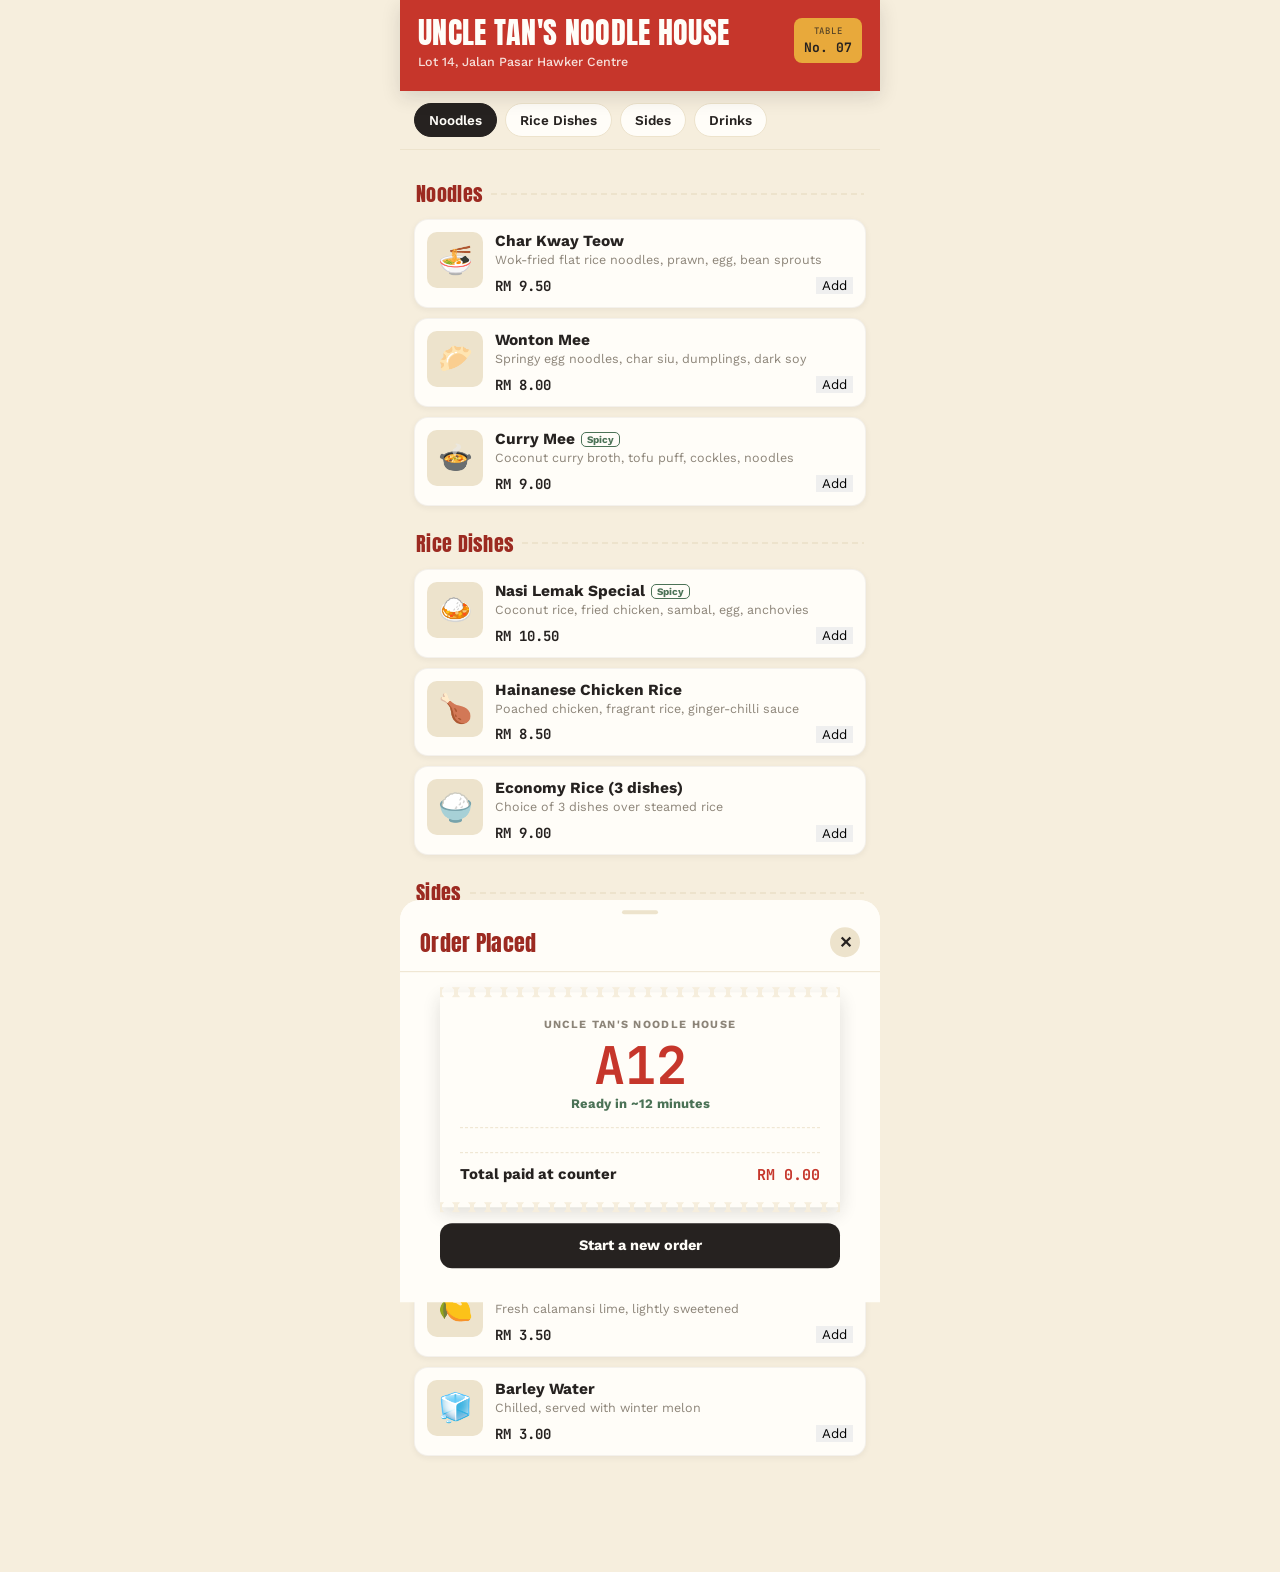
<file: hawker-order.html>
<!DOCTYPE html>
<html lang="en">
<head>
<meta charset="UTF-8">
<meta name="viewport" content="width=device-width, initial-scale=1.0, maximum-scale=1.0, viewport-fit=cover">
<title>Uncle Tan's Noodle House — Order</title>
<link rel="preconnect" href="https://fonts.googleapis.com">
<link href="https://fonts.googleapis.com/css2?family=Anton&family=Work+Sans:wght@400;500;600;700&family=JetBrains+Mono:wght@500;700&display=swap" rel="stylesheet">
<style>
  /* ============ DESIGN TOKENS ============ */
  :root{
    --red:        #C6362B;   /* painted signboard red */
    --red-dark:   #9C2A21;
    --turmeric:   #E8A93B;   /* curry / fried food yellow */
    --charcoal:   #262220;   /* char, ink, text */
    --cream:      #F6EEDD;   /* enamel plate background */
    --cream-dim:  #EDE3CC;
    --leaf:       #4B7256;   /* banana-leaf green, fresh/veg accent */
    --steel:      #8C8478;   /* tray grey, muted utility */
    --white:      #FFFDF8;

    --font-display: 'Anton', sans-serif;
    --font-body:    'Work Sans', sans-serif;
    --font-mono:    'JetBrains Mono', monospace;

    --radius: 14px;
    --shadow: 0 6px 18px rgba(38,34,32,0.14);
  }

  *{ box-sizing:border-box; -webkit-tap-highlight-color:transparent; }
  html,body{ margin:0; padding:0; }
  body{
    font-family: var(--font-body);
    background: var(--cream);
    color: var(--charcoal);
    max-width: 480px;
    margin: 0 auto;
    min-height: 100vh;
    position: relative;
    padding-bottom: 96px;
    overscroll-behavior-y: contain;
  }
  h1,h2,h3{ font-family: var(--font-display); font-weight:400; letter-spacing:0.3px; margin:0; }
  button{ font-family: var(--font-body); border:none; cursor:pointer; -webkit-tap-highlight-color:transparent; }
  img,svg{ display:block; }
  :focus-visible{ outline: 3px solid var(--turmeric); outline-offset: 2px; }

  /* ============ HEADER ============ */
  .stall-header{
    background: var(--red);
    color: var(--white);
    padding: 18px 18px 22px;
    position: sticky;
    top: 0;
    z-index: 30;
    box-shadow: var(--shadow);
  }
  .stall-header .row{ display:flex; align-items:flex-start; justify-content:space-between; gap:10px; }
  .stall-name{ font-size: 30px; line-height:1; text-transform:uppercase; }
  .stall-sub{ font-size: 12.5px; opacity:0.85; margin-top:6px; font-weight:500; }
  .queue-badge{
    background: var(--turmeric);
    color: var(--charcoal);
    font-family: var(--font-mono);
    font-weight:700;
    font-size: 13px;
    padding: 7px 10px;
    border-radius: 8px;
    text-align:center;
    white-space:nowrap;
  }
  .queue-badge span{ display:block; font-size:9px; font-weight:500; letter-spacing:0.08em; text-transform:uppercase; opacity:0.75; margin-bottom:2px; }

  /* ============ CATEGORY CHIPS ============ */
  .categories{
    display:flex; gap:8px; overflow-x:auto;
    padding: 12px 14px; position: sticky; top: 84px; z-index:29;
    background: var(--cream); border-bottom: 1px solid var(--cream-dim);
    scrollbar-width:none;
  }
  .categories::-webkit-scrollbar{ display:none; }
  .chip{
    flex:0 0 auto;
    background: var(--white);
    border: 1.5px solid var(--cream-dim);
    color: var(--charcoal);
    padding: 8px 14px;
    border-radius: 999px;
    font-size: 13.5px;
    font-weight:600;
    transition: all .15s ease;
  }
  .chip.active{ background: var(--charcoal); color: var(--white); border-color:var(--charcoal); }

  /* ============ MENU ============ */
  .menu{ padding: 6px 14px 10px; }
  .cat-title{
    font-size: 20px; color: var(--red-dark);
    margin: 22px 2px 10px; display:flex; align-items:center; gap:8px;
  }
  .cat-title::after{ content:""; flex:1; height:2px; background: repeating-linear-gradient(90deg, var(--cream-dim) 0 6px, transparent 6px 10px); }

  .item-card{
    background: var(--white);
    border-radius: var(--radius);
    padding: 12px;
    display:flex; gap:12px;
    margin-bottom: 10px;
    box-shadow: 0 2px 6px rgba(38,34,32,0.06);
    border: 1px solid rgba(38,34,32,0.05);
  }
  .item-emoji{
    flex:0 0 56px; height:56px; border-radius:10px;
    background: var(--cream-dim);
    display:flex; align-items:center; justify-content:center;
    font-size: 28px;
  }
  .item-info{ flex:1; min-width:0; }
  .item-name{ font-size:15.5px; font-weight:700; margin-bottom:2px; }
  .item-desc{ font-size:12.5px; color: var(--steel); line-height:1.35; margin-bottom:8px; }
  .item-bottom{ display:flex; align-items:center; justify-content:space-between; }
  .item-price{ font-family: var(--font-mono); font-weight:700; font-size:14px; color:var(--charcoal); }
  .item-tag{ font-size:10px; font-weight:700; color:var(--leaf); border:1px solid var(--leaf); border-radius:5px; padding:1px 5px; margin-left:6px; vertical-align:1px; }

  .stepper{ display:flex; align-items:center; gap:0; }
  .stepper button{
    width:26px; height:26px; border-radius:7px;
    background: var(--cream-dim); color:var(--charcoal);
    font-size:16px; font-weight:700; line-height:1;
    display:flex; align-items:center; justify-content:center;
  }
  .stepper button.add-btn{ width:auto; padding:6px 14px; background:var(--red); color:var(--white); border-radius:8px; font-size:13px; font-weight:700; }
  .stepper .qty{ width:26px; text-align:center; font-family:var(--font-mono); font-weight:700; font-size:14px; }

  /* ============ FLOATING CART BAR ============ */
  .cart-bar{
    position: fixed;
    bottom: 14px; left:50%; transform: translateX(-50%);
    width: calc(100% - 28px); max-width: 452px;
    background: var(--charcoal);
    color: var(--white);
    border-radius: 14px;
    padding: 13px 16px;
    display:flex; align-items:center; justify-content:space-between;
    box-shadow: 0 10px 24px rgba(38,34,32,0.35);
    z-index: 40;
    transition: transform .2s ease, opacity .2s ease;
  }
  .cart-bar.hidden{ transform: translateX(-50%) translateY(120%); opacity:0; pointer-events:none; }
  .cart-bar .left{ display:flex; align-items:center; gap:10px; }
  .cart-count{
    background: var(--turmeric); color:var(--charcoal);
    font-family:var(--font-mono); font-weight:700; font-size:12.5px;
    width:24px; height:24px; border-radius:50%;
    display:flex; align-items:center; justify-content:center;
  }
  .cart-bar .label{ font-size:14px; font-weight:600; }
  .cart-bar .total{ font-family:var(--font-mono); font-weight:700; font-size:15px; color:var(--turmeric); }

  /* ============ SHEET (CART / CONFIRM) ============ */
  .scrim{
    position:fixed; inset:0; background:rgba(38,34,32,0.5);
    opacity:0; pointer-events:none; transition:opacity .2s ease; z-index:50;
  }
  .scrim.show{ opacity:1; pointer-events:auto; }
  .sheet{
    position:fixed; left:50%; bottom:0; transform:translate(-50%, 100%);
    width:100%; max-width:480px;
    background: var(--white);
    border-radius: 20px 20px 0 0;
    z-index:51;
    transition: transform .28s cubic-bezier(.32,.72,0,1);
    max-height: 86vh; display:flex; flex-direction:column;
  }
  .sheet.show{ transform:translate(-50%, 0); }
  .sheet-handle{ width:36px; height:4px; background:var(--cream-dim); border-radius:99px; margin:10px auto 4px; }
  .sheet-header{ padding: 8px 20px 12px; display:flex; align-items:center; justify-content:space-between; border-bottom:1px solid var(--cream-dim); }
  .sheet-header h2{ font-size:22px; color:var(--red-dark); }
  .sheet-close{ background:var(--cream-dim); width:30px; height:30px; border-radius:50%; font-size:16px; font-weight:700; color:var(--charcoal); }
  .sheet-body{ padding: 14px 20px; overflow-y:auto; flex:1; }
  .sheet-footer{ padding: 14px 20px calc(14px + env(safe-area-inset-bottom)); border-top:1px solid var(--cream-dim); }

  .cart-row{ display:flex; align-items:center; gap:10px; padding: 10px 0; border-bottom:1px dashed var(--cream-dim); }
  .cart-row:last-child{ border-bottom:none; }
  .cart-row .info{ flex:1; }
  .cart-row .name{ font-weight:700; font-size:14.5px; }
  .cart-row .unit{ font-size:11.5px; color:var(--steel); font-family:var(--font-mono); }
  .cart-row .line-total{ font-family:var(--font-mono); font-weight:700; font-size:14px; width:64px; text-align:right; }
  .empty-cart{ text-align:center; padding: 30px 10px; color:var(--steel); }
  .empty-cart .big{ font-size:38px; margin-bottom:8px; }

  .summary-row{ display:flex; justify-content:space-between; font-size:13.5px; color:var(--steel); padding:3px 0; }
  .summary-row.total{ font-size:17px; font-weight:700; color:var(--charcoal); padding-top:8px; margin-top:4px; border-top:1.5px solid var(--charcoal); }
  .summary-row.total .amt{ font-family:var(--font-mono); }

  .field-label{ font-size:12px; font-weight:700; text-transform:uppercase; letter-spacing:0.05em; color:var(--steel); margin:14px 0 6px; }
  .table-select{ display:flex; gap:8px; flex-wrap:wrap; }
  .table-opt{
    border:1.5px solid var(--cream-dim); background:var(--white); padding:8px 12px;
    border-radius:9px; font-size:13.5px; font-weight:600; font-family:var(--font-mono);
  }
  .table-opt.active{ background:var(--leaf); border-color:var(--leaf); color:var(--white); }

  .place-order-btn{
    width:100%; background:var(--red); color:var(--white);
    padding:15px; border-radius:12px; font-size:16px; font-weight:700;
    display:flex; align-items:center; justify-content:space-between; padding-left:18px; padding-right:18px;
  }
  .place-order-btn:disabled{ background: var(--steel); }
  .place-order-btn .amt{ font-family:var(--font-mono); }

  /* ============ TICKET (order confirmation) ============ */
  .ticket-wrap{ padding: 6px 20px 20px; }
  .ticket{
    background: var(--white);
    border-radius: 4px;
    position: relative;
    padding: 26px 20px 22px;
    text-align:center;
    box-shadow: var(--shadow);
  }
  .ticket::before, .ticket::after{
    content:""; position:absolute; left:0; right:0; height:10px;
    background:
      radial-gradient(circle at 8px 5px, transparent 6px, var(--cream) 6.5px) repeat-x;
    background-size: 16px 10px;
  }
  .ticket::before{ top:-5px; }
  .ticket::after{ bottom:-5px; transform: rotate(180deg); }
  .ticket .eyebrow{ font-size:11px; letter-spacing:0.12em; text-transform:uppercase; color:var(--steel); font-weight:700; }
  .ticket .order-no{ font-family:var(--font-mono); font-size:52px; font-weight:700; color:var(--red); line-height:1.1; margin:6px 0 2px; }
  .ticket .wait{ font-size:13px; color:var(--leaf); font-weight:700; margin-bottom:16px; }
  .ticket-items{ text-align:left; border-top:1px dashed var(--cream-dim); border-bottom:1px dashed var(--cream-dim); padding:12px 0; margin-bottom:12px; }
  .ticket-items .trow{ display:flex; justify-content:space-between; font-size:13px; padding:3px 0; }
  .ticket-items .trow .n{ font-weight:600; }
  .ticket-items .trow .p{ font-family:var(--font-mono); color:var(--steel); }
  .ticket .grand{ display:flex; justify-content:space-between; font-size:15px; font-weight:700; }
  .ticket .grand .amt{ font-family:var(--font-mono); color:var(--red); }
  .new-order-btn{
    width:100%; margin-top:16px; background:var(--charcoal); color:var(--white);
    padding:14px; border-radius:12px; font-weight:700; font-size:14.5px;
  }

  .hidden-el{ display:none !important; }
</style>
</head>
<body>

  <!-- ============ HEADER ============ -->
  <header class="stall-header">
    <div class="row">
      <div>
        <h1 class="stall-name">Uncle Tan's<br>Noodle House</h1>
        <div class="stall-sub">Lot 14, Jalan Pasar Hawker Centre</div>
      </div>
      <div class="queue-badge"><span>Table</span>No. 07</div>
    </div>
  </header>

  <!-- ============ CATEGORY CHIPS ============ -->
  <nav class="categories" id="categoryNav"></nav>

  <!-- ============ MENU ============ -->
  <main class="menu" id="menuList"></main>

  <!-- ============ FLOATING CART BAR ============ -->
  <button class="cart-bar hidden" id="cartBar">
    <div class="left">
      <div class="cart-count" id="cartCount">0</div>
      <div class="label">View order</div>
    </div>
    <div class="total" id="cartBarTotal">RM 0.00</div>
  </button>

  <!-- ============ SCRIM ============ -->
  <div class="scrim" id="scrim"></div>

  <!-- ============ CART SHEET ============ -->
  <section class="sheet" id="cartSheet" aria-label="Your order">
    <div class="sheet-handle"></div>
    <div class="sheet-header">
      <h2>Your Order</h2>
      <button class="sheet-close" id="closeCart" aria-label="Close">✕</button>
    </div>
    <div class="sheet-body" id="cartBody"></div>
    <div class="sheet-footer" id="cartFooter"></div>
  </section>

  <!-- ============ CONFIRMATION SHEET ============ -->
  <section class="sheet" id="confirmSheet" aria-label="Order confirmed">
    <div class="sheet-handle"></div>
    <div class="sheet-header">
      <h2>Order Placed</h2>
      <button class="sheet-close" id="closeConfirm" aria-label="Close">✕</button>
    </div>
    <div class="sheet-body">
      <div class="ticket-wrap">
        <div class="ticket">
          <div class="eyebrow">Uncle Tan's Noodle House</div>
          <div class="order-no" id="ticketOrderNo">A12</div>
          <div class="wait" id="ticketWait">Ready in ~12 minutes</div>
          <div class="ticket-items" id="ticketItems"></div>
          <div class="grand"><span>Total paid at counter</span><span class="amt" id="ticketTotal">RM 0.00</span></div>
        </div>
        <button class="new-order-btn" id="newOrderBtn">Start a new order</button>
      </div>
    </div>
  </section>

<script>
/* =========================================================================
   STALL OWNER CONFIG
   Edit STALL and MENU below to set up this page for your own stall.
   Each menu item needs: id, name, desc, price (in RM), emoji, tag (optional)
   ========================================================================= */
const STALL = {
  name: "Uncle Tan's Noodle House",
  location: "Lot 14, Jalan Pasar Hawker Centre",
  tableNumber: "07"
};

const MENU = [
  { cat: "Noodles", items: [
    { id:"n1", name:"Char Kway Teow", desc:"Wok-fried flat rice noodles, prawn, egg, bean sprouts", price:9.50, emoji:"🍜" },
    { id:"n2", name:"Wonton Mee", desc:"Springy egg noodles, char siu, dumplings, dark soy", price:8.00, emoji:"🥟" },
    { id:"n3", name:"Curry Mee", desc:"Coconut curry broth, tofu puff, cockles, noodles", price:9.00, emoji:"🍲", tag:"Spicy" },
  ]},
  { cat: "Rice Dishes", items: [
    { id:"r1", name:"Nasi Lemak Special", desc:"Coconut rice, fried chicken, sambal, egg, anchovies", price:10.50, emoji:"🍛", tag:"Spicy" },
    { id:"r2", name:"Hainanese Chicken Rice", desc:"Poached chicken, fragrant rice, ginger-chilli sauce", price:8.50, emoji:"🍗" },
    { id:"r3", name:"Economy Rice (3 dishes)", desc:"Choice of 3 dishes over steamed rice", price:9.00, emoji:"🍚" },
  ]},
  { cat: "Sides", items: [
    { id:"s1", name:"Fried Wonton (6pc)", desc:"Crispy prawn wontons, sweet chilli dip", price:5.00, emoji:"🥠" },
    { id:"s2", name:"Kangkung Belacan", desc:"Stir-fried water spinach, shrimp paste, chilli", price:6.00, emoji:"🥬", tag:"Spicy" },
  ]},
  { cat: "Drinks", items: [
    { id:"d1", name:"Teh Tarik", desc:"Pulled milk tea, served hot", price:3.00, emoji:"🥤" },
    { id:"d2", name:"Iced Lime Juice", desc:"Fresh calamansi lime, lightly sweetened", price:3.50, emoji:"🍋" },
    { id:"d3", name:"Barley Water", desc:"Chilled, served with winter melon", price:3.00, emoji:"🧊" },
  ]},
];

/* ========================================================================= */

const state = {
  cart: {},          // itemId -> qty
  activeCategory: MENU[0].cat,
  tableNumber: STALL.tableNumber
};

const fmt = (n) => "RM " + n.toFixed(2);
const allItems = () => MENU.flatMap(g => g.items);
const findItem = (id) => allItems().find(i => i.id === id);

function cartLines(){
  return Object.entries(state.cart)
    .filter(([,qty]) => qty > 0)
    .map(([id,qty]) => ({ item: findItem(id), qty }));
}
function cartTotal(){
  return cartLines().reduce((sum,l) => sum + l.item.price * l.qty, 0);
}
function cartCount(){
  return cartLines().reduce((sum,l) => sum + l.qty, 0);
}

/* ---------- render: category nav ---------- */
function renderCategories(){
  const nav = document.getElementById('categoryNav');
  nav.innerHTML = MENU.map(g => `
    <button class="chip ${g.cat === state.activeCategory ? 'active' : ''}" data-cat="${g.cat}">${g.cat}</button>
  `).join('');
  nav.querySelectorAll('.chip').forEach(btn => {
    btn.addEventListener('click', () => {
      state.activeCategory = btn.dataset.cat;
      renderCategories();
      document.getElementById('cat-section-' + cssId(btn.dataset.cat))
        ?.scrollIntoView({ behavior:'smooth', block:'start' });
    });
  });
}
function cssId(s){ return s.replace(/\s+/g,'-').toLowerCase(); }

/* ---------- render: menu ---------- */
function renderMenu(){
  const menuEl = document.getElementById('menuList');
  menuEl.innerHTML = MENU.map(group => `
    <div id="cat-section-${cssId(group.cat)}">
      <h2 class="cat-title">${group.cat}</h2>
      ${group.items.map(item => renderItemCard(item)).join('')}
    </div>
  `).join('');

  menuEl.querySelectorAll('[data-add]').forEach(btn => {
    btn.addEventListener('click', () => changeQty(btn.dataset.add, 1));
  });
  menuEl.querySelectorAll('[data-inc]').forEach(btn => {
    btn.addEventListener('click', () => changeQty(btn.dataset.inc, 1));
  });
  menuEl.querySelectorAll('[data-dec]').forEach(btn => {
    btn.addEventListener('click', () => changeQty(btn.dataset.dec, -1));
  });
}

function renderItemCard(item){
  const qty = state.cart[item.id] || 0;
  return `
    <div class="item-card">
      <div class="item-emoji">${item.emoji}</div>
      <div class="item-info">
        <div class="item-name">${item.name}${item.tag ? `<span class="item-tag">${item.tag}</span>` : ''}</div>
        <div class="item-desc">${item.desc}</div>
        <div class="item-bottom">
          <div class="item-price">${fmt(item.price)}</div>
          ${qty === 0
            ? `<button class="add-btn" data-add="${item.id}">Add</button>`
            : `<div class="stepper">
                 <button data-dec="${item.id}" aria-label="Remove one">–</button>
                 <div class="qty">${qty}</div>
                 <button data-inc="${item.id}" aria-label="Add one">+</button>
               </div>`
          }
        </div>
      </div>
    </div>
  `;
}

function changeQty(id, delta){
  const current = state.cart[id] || 0;
  const next = Math.max(0, current + delta);
  state.cart[id] = next;
  renderMenu();
  renderCartBar();
  if (document.getElementById('cartSheet').classList.contains('show')) renderCartSheet();
}

/* ---------- render: floating cart bar ---------- */
function renderCartBar(){
  const bar = document.getElementById('cartBar');
  const count = cartCount();
  document.getElementById('cartCount').textContent = count;
  document.getElementById('cartBarTotal').textContent = fmt(cartTotal());
  bar.classList.toggle('hidden', count === 0);
}

/* ---------- render: cart sheet ---------- */
function renderCartSheet(){
  const lines = cartLines();
  const body = document.getElementById('cartBody');
  const footer = document.getElementById('cartFooter');

  if (lines.length === 0){
    body.innerHTML = `<div class="empty-cart"><div class="big">🍽️</div>No items yet — add something tasty!</div>`;
    footer.innerHTML = '';
    return;
  }

  body.innerHTML = `
    <div>
      ${lines.map(l => `
        <div class="cart-row">
          <div class="info">
            <div class="name">${l.item.name}</div>
            <div class="unit">${fmt(l.item.price)} each</div>
          </div>
          <div class="stepper">
            <button data-dec="${l.item.id}" aria-label="Remove one">–</button>
            <div class="qty">${l.qty}</div>
            <button data-inc="${l.item.id}" aria-label="Add one">+</button>
          </div>
          <div class="line-total">${fmt(l.item.price * l.qty)}</div>
        </div>
      `).join('')}
    </div>
    <div class="field-label">Table number</div>
    <div class="table-select" id="tableSelect">
      ${["05","06","07","08","09","10"].map(t => `
        <button class="table-opt ${t === state.tableNumber ? 'active' : ''}" data-table="${t}">${t}</button>
      `).join('')}
    </div>
  `;

  body.querySelectorAll('[data-inc]').forEach(btn => btn.addEventListener('click', () => changeQty(btn.dataset.inc, 1)));
  body.querySelectorAll('[data-dec]').forEach(btn => btn.addEventListener('click', () => changeQty(btn.dataset.dec, -1)));
  body.querySelectorAll('[data-table]').forEach(btn => btn.addEventListener('click', () => {
    state.tableNumber = btn.dataset.table;
    renderCartSheet();
  }));

  const total = cartTotal();
  footer.innerHTML = `
    <div class="summary-row"><span>Subtotal</span><span>${fmt(total)}</span></div>
    <div class="summary-row total"><span>Total</span><span class="amt">${fmt(total)}</span></div>
    <button class="place-order-btn" id="placeOrderBtn" style="margin-top:12px;">
      <span>Place order</span><span class="amt">${fmt(total)}</span>
    </button>
  `;
  document.getElementById('placeOrderBtn').addEventListener('click', placeOrder);
}

/* ---------- order placement ---------- */
function placeOrder(){
  const lines = cartLines();
  if (lines.length === 0) return;

  const orderLetter = String.fromCharCode(65 + Math.floor(Math.random()*4)); // A-D
  const orderNum = Math.floor(Math.random()*40 + 10);
  const waitMins = Math.max(6, Math.min(20, 4 + cartCount() * 2));

  document.getElementById('ticketOrderNo').textContent = orderLetter + orderNum;
  document.getElementById('ticketWait').textContent = `Ready in ~${waitMins} minutes · Table ${state.tableNumber}`;
  document.getElementById('ticketItems').innerHTML = lines.map(l => `
    <div class="trow"><span class="n">${l.qty}× ${l.item.name}</span><span class="p">${fmt(l.item.price * l.qty)}</span></div>
  `).join('');
  document.getElementById('ticketTotal').textContent = fmt(cartTotal());

  closeSheet('cartSheet');
  openSheet('confirmSheet');

  state.cart = {};
  renderMenu();
  renderCartBar();
}

/* ---------- sheet open/close helpers ---------- */
function openSheet(id){
  document.getElementById(id).classList.add('show');
  document.getElementById('scrim').classList.add('show');
}
function closeSheet(id){
  document.getElementById(id).classList.remove('show');
  document.getElementById('scrim').classList.remove('show');
}

document.getElementById('cartBar').addEventListener('click', () => { renderCartSheet(); openSheet('cartSheet'); });
document.getElementById('closeCart').addEventListener('click', () => closeSheet('cartSheet'));
document.getElementById('closeConfirm').addEventListener('click', () => closeSheet('confirmSheet'));
document.getElementById('scrim').addEventListener('click', () => { closeSheet('cartSheet'); closeSheet('confirmSheet'); });
document.getElementById('newOrderBtn').addEventListener('click', () => closeSheet('confirmSheet'));

/* ---------- init ---------- */
document.querySelector('.stall-name').textContent = STALL.name;
document.querySelector('.stall-sub').textContent = STALL.location;
document.querySelector('.queue-badge').innerHTML = `<span>Table</span>No. ${STALL.tableNumber}`;

renderCategories();
renderMenu();
renderCartBar();
</script>
</body>
</html>
</file>
